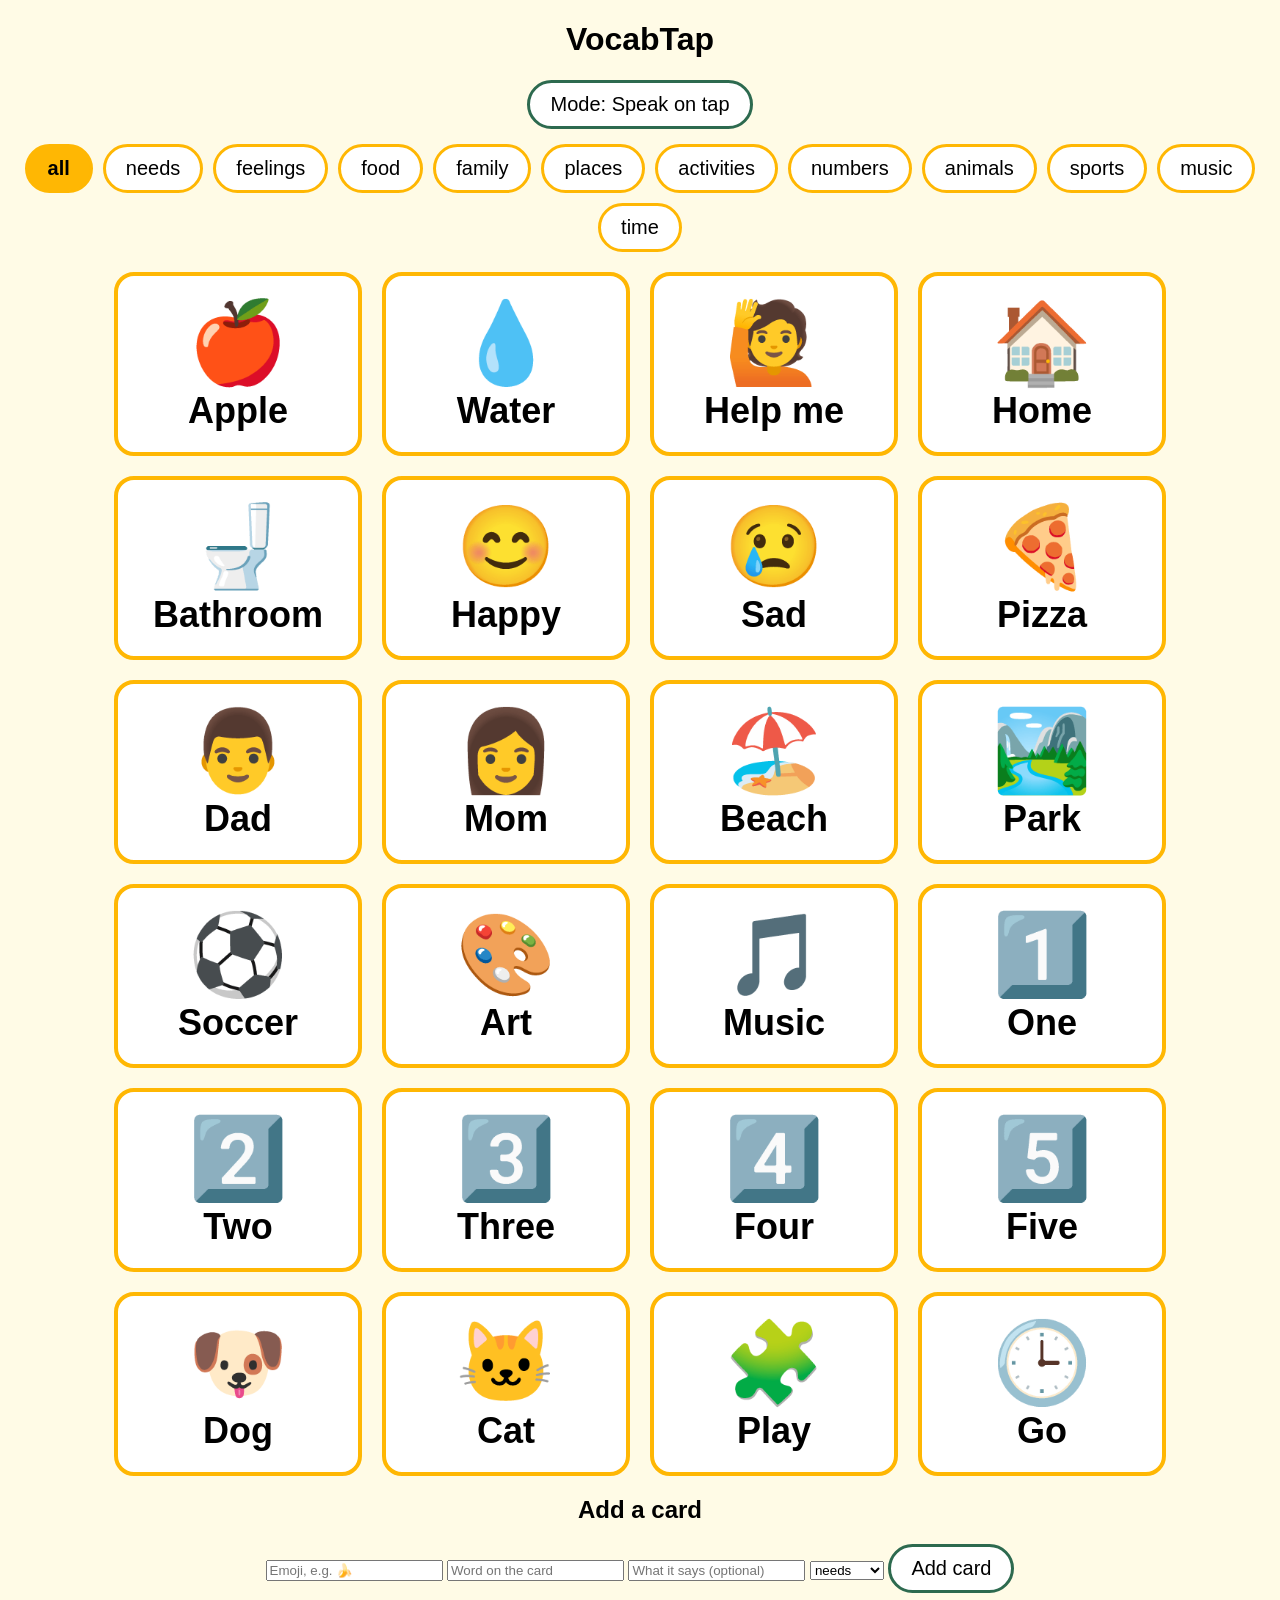
<file: index.html>
<!DOCTYPE html>
<html lang="en">
<head>
  <meta charset="UTF-8">
  <meta name="viewport" content="width=device-width, initial-scale=1.0">
  <title>VocabTap</title>
  <link rel="stylesheet" href="VpStyle.css">
</head>
<body>
  <h1>VocabTap</h1>

  <button class="strip-button" id="mode-button">Mode: Speak on tap</button>

  <div class="strip">
    <div class="strip-words"></div>
    <button class="strip-button" id="speak-all">Speak</button>
    <button class="strip-button" id="clear-all">Clear</button>
  </div>

  <div class="tabs"></div>
  <div class="card-grid"></div>

  <div class="add-card">
    <h2>Add a card</h2>
    <input id="new-emoji" placeholder="Emoji, e.g. 🍌">
    <input id="new-label" placeholder="Word on the card">
    <input id="new-speech" placeholder="What it says (optional)">
    <select id="new-category"></select>
    <button class="strip-button" id="add-button">Add card</button>
  </div>

  <script src="Vpscript.js"></script>
</body>
</html>
</file>
<file: VpStyle.css>
body {
  font-family: Arial, sans-serif;
  text-align: center;
  background-color: #fffbe6;
}

.card {
  width: 200px;
  padding: 20px;
  background-color: white;
  border: 4px solid #ffb703;
  border-radius: 20px;
  cursor: pointer;
  transition: background-color 0.3s, border-color 0.3s;
}

.card-grid {
  display: flex;
  flex-wrap: wrap;
  justify-content: center;
  gap: 20px;
}

.emoji {
  font-size: 80px;
}

.word {
  font-size: 36px;
  font-weight: bold;
}

.card.tapped {
  background-color: #b7e4c7;
  border-color: #2d6a4f;
}

.tabs {
  display: flex;
  flex-wrap: wrap;
  justify-content: center;
  gap: 10px;
  margin-bottom: 20px;
}

.tab {
  font-size: 20px;
  padding: 10px 20px;
  border: 3px solid #ffb703;
  border-radius: 999px;
  background-color: white;
  cursor: pointer;
}

.tab.active {
  background-color: #ffb703;
  font-weight: bold;
}

.strip {
  display: flex;
  align-items: center;
  justify-content: center;
  gap: 10px;
  flex-wrap: wrap;
  min-height: 70px;
  margin: 0 auto 20px;
  padding: 10px;
  background-color: white;
  border: 3px dashed #ffb703;
  border-radius: 20px;
}

.strip-words {
  font-size: 32px;
}

.strip-button {
  font-size: 20px;
  padding: 10px 20px;
  border: 3px solid #2d6a4f;
  border-radius: 999px;
  background-color: white;
  cursor: pointer;
}
.strip.hidden {
  display: none;
}

#mode-button {
  margin-bottom: 15px;
}
@media (max-width: 600px) {
  .card {
    width: 40%;
    padding: 12px;
  }

  .emoji {
    font-size: 56px;
  }

  .word {
    font-size: 22px;
  }

  .tab {
    font-size: 18px;
    padding: 12px 16px;
  }
}

.tabs {
  display: flex;
  flex-wrap: wrap;
  justify-content: center;
  gap: 10px;
  margin-bottom: 20px;
}

.tab {
  font-size: 20px;
  padding: 10px 20px;
  border: 3px solid #ffb703;
  border-radius: 999px;
  background-color: white;
  cursor: pointer;
}

.tab.active {
  background-color: #ffb703;
  font-weight: bold;
}

.strip {
  display: flex;
  align-items: center;
  justify-content: center;
  gap: 10px;
  flex-wrap: wrap;
  min-height: 70px;
  margin: 0 auto 20px;
  padding: 10px;
  background-color: white;
  border: 3px dashed #ffb703;
  border-radius: 20px;
}

.strip-words {
  font-size: 32px;
}

.strip-button {
  font-size: 20px;
  padding: 10px 20px;
  border: 3px solid #2d6a4f;
  border-radius: 999px;
  background-color: white;
  cursor: pointer;
}
.strip.hidden {
  display: none;
}

#mode-button {
  margin-bottom: 15px;
}
@media (max-width: 600px) {
  .card {
    width: 40%;
    padding: 12px;
  }

  .emoji {
    font-size: 56px;
  }

  .word {
    font-size: 22px;
  }

  .tab {
    font-size: 18px;
    padding: 12px 16px;
  }


.add-card {
  display: flex;
  flex-wrap: wrap;
  justify-content: center;
  gap: 10px;
  margin: 40px auto 20px;
  padding: 15px;
  border-top: 3px solid #ffb703;
}

.add-card h2 {
  width: 100%;
  margin: 0;
}

.add-card input,
.add-card select {
  font-size: 18px;
  padding: 10px;
  border: 3px solid #ffb703;
  border-radius: 12px;
}
</file>
